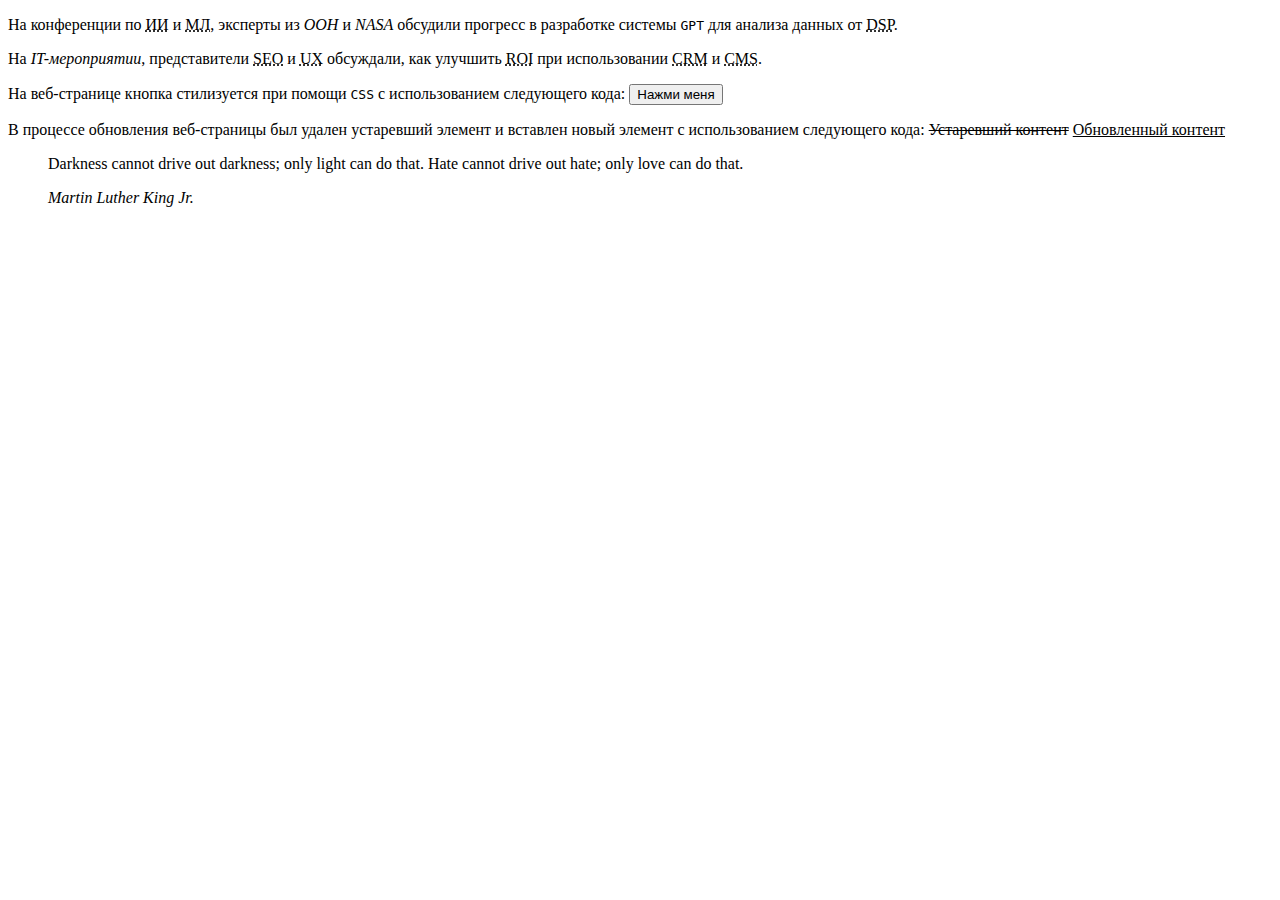
<file: 1/index.html>
<!DOCTYPE html>
<html lang="en">
<head>
    <meta charset="UTF-8">
    <meta name="viewport" content="width=device-width, initial-scale=1.0">
    <title>Document</title>
</head>
<body>
    <p>
        На конференции по <abbr title="Искусственный Интеллект">ИИ</abbr> и <abbr title="Машинное Обучение">МЛ</abbr>, 
        эксперты из <cite>ООН</cite> и <cite>NASA</cite> обсудили прогресс в разработке системы <code>GPT</code> для анализа данных от <abbr title="Digital Signal Processor">DSP</abbr>.
      </p>
      
      <p>
        На <cite>IT-мероприятии</cite>, представители <abbr title="Search Engine Optimization">SEO</abbr> и <abbr title="User Experience">UX</abbr> обсуждали, как улучшить <abbr title="Return on Investment">ROI</abbr> при использовании <abbr title="Customer Relationship Management">CRM</abbr> и <abbr title="Content Management System">CMS</abbr>.
      </p>
      
      <p>
        На веб-странице кнопка стилизуется при помощи <code>CSS</code> с использованием следующего кода: 
        <button class="styled-button">Нажми меня</button>
      </p>
      
      <p>
        В процессе обновления веб-страницы был удален устаревший элемент и вставлен новый элемент с использованием следующего кода: 
        <del>Устаревший контент</del> <ins class="updated-content">Обновленный контент</ins>
      </p>
      
      <blockquote>
        <p>
          Darkness cannot drive out darkness; only light can do that. Hate cannot drive out hate; only love can do that.
        </p>
        <footer>
          <cite>Martin Luther King Jr.</cite>
        </footer>
      </blockquote>
</body>
</html>
</file>
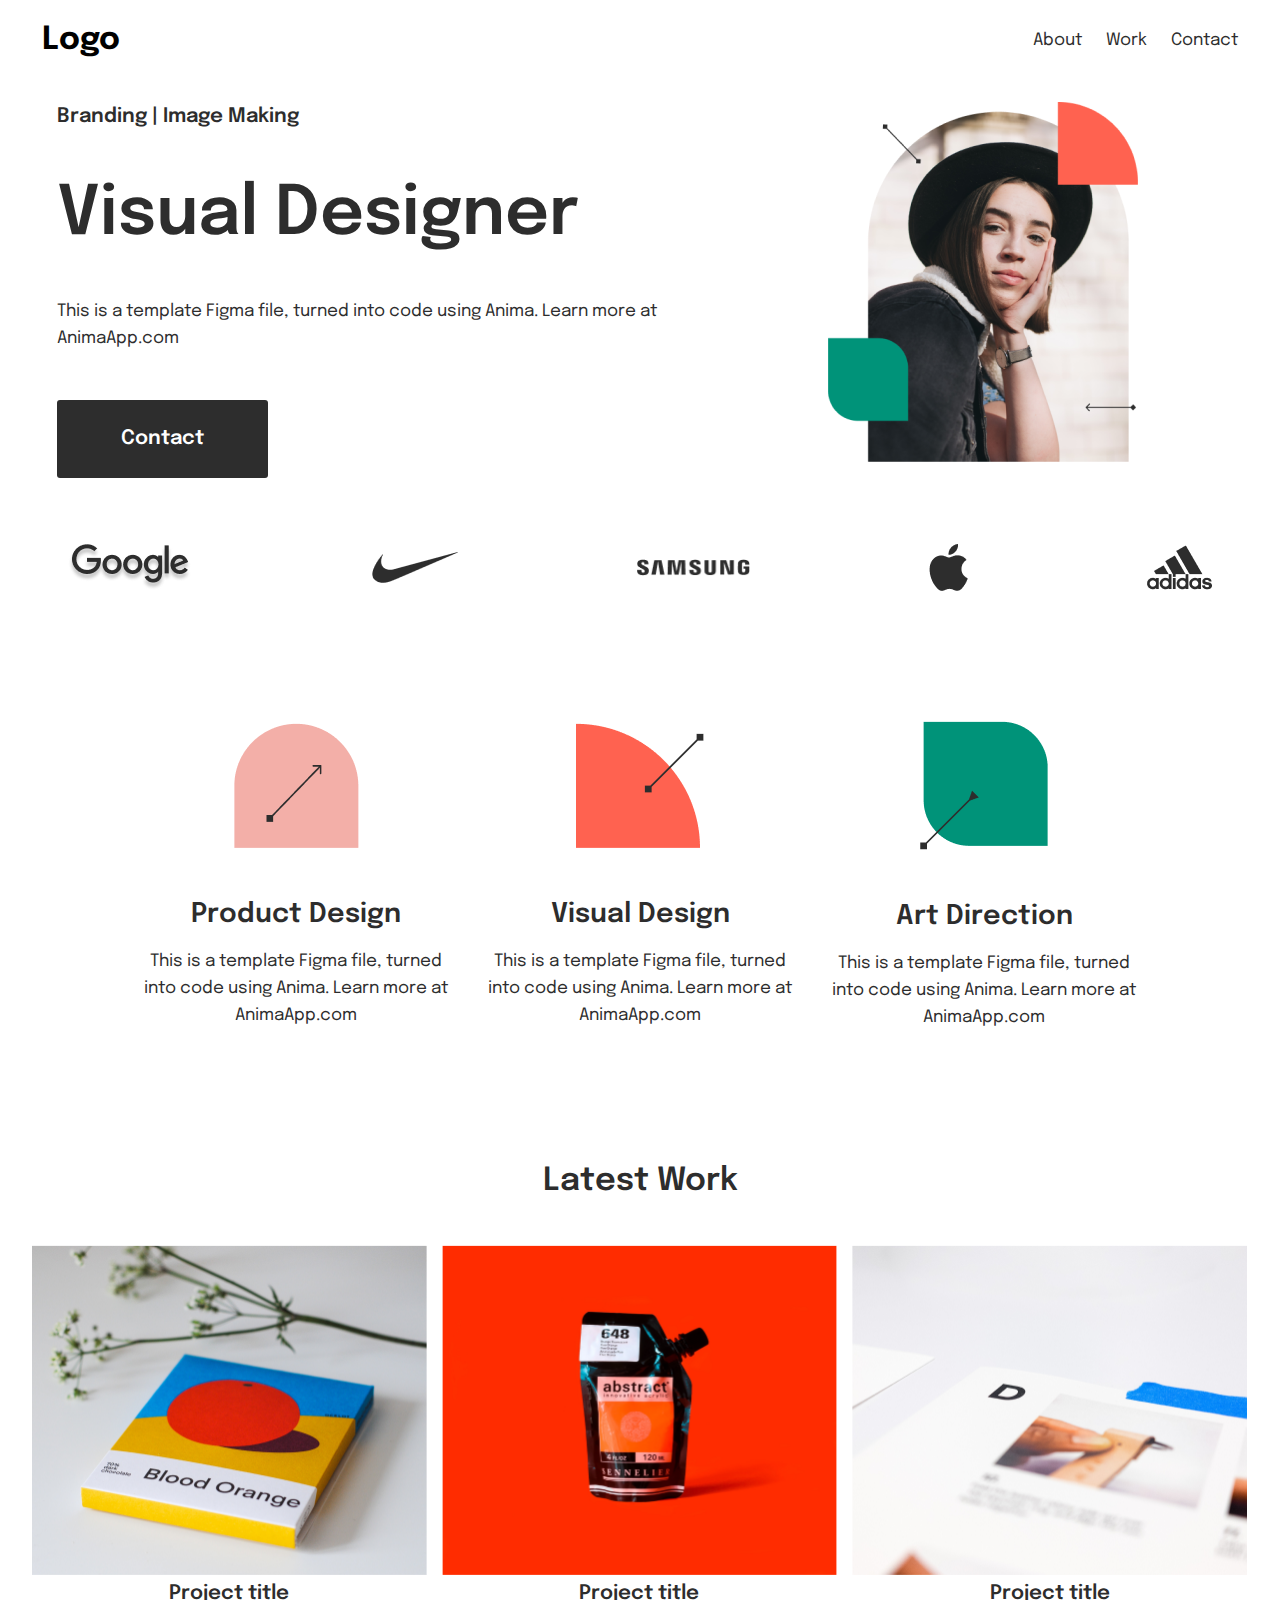
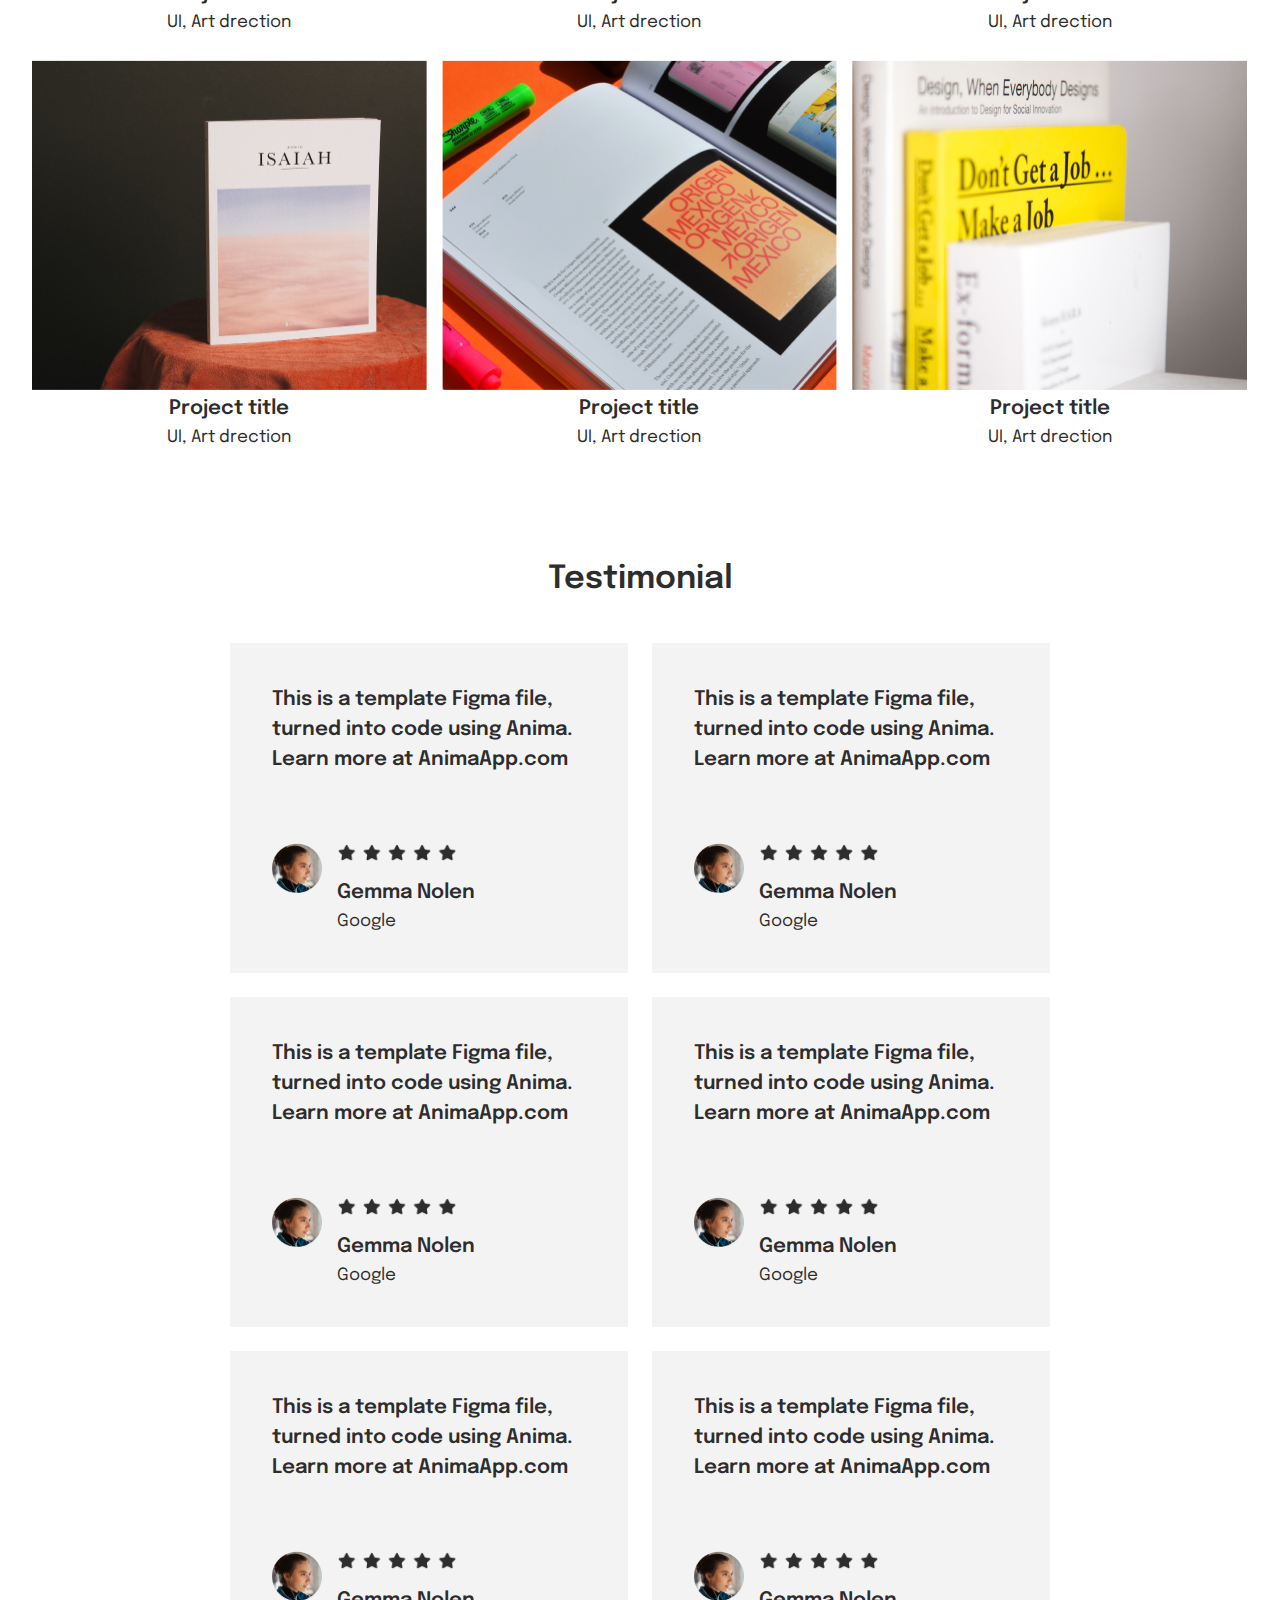
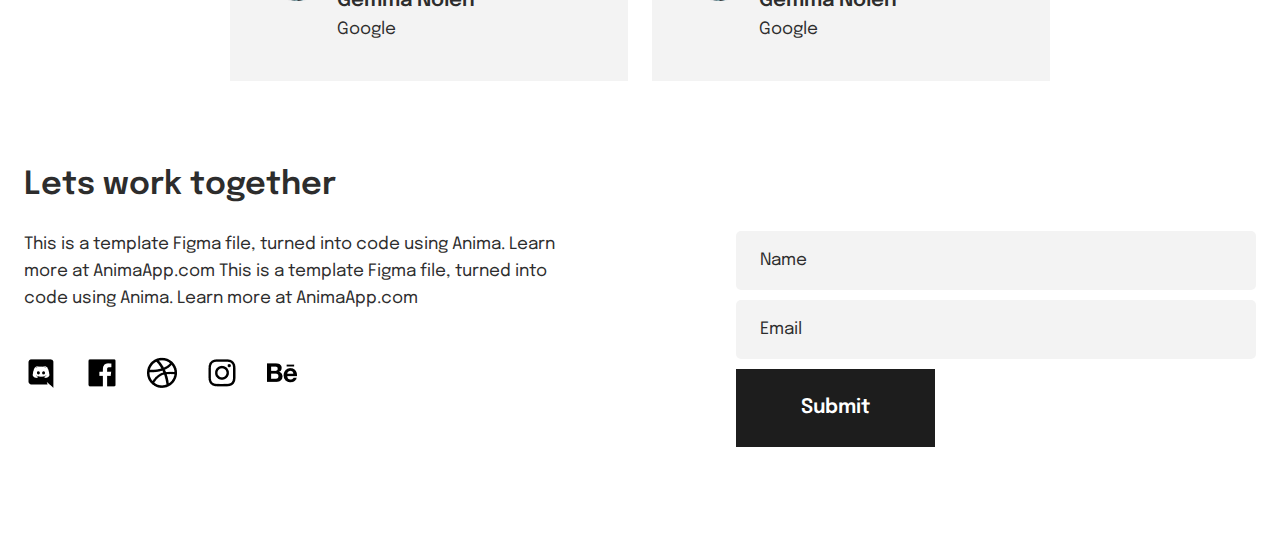
<file: Portfolio Template Full Finished/index.html>
<!DOCTYPE html>
<html lang="en">
  <head>
    <meta charset="UTF-8" />
    <meta name="viewport" content="width=device-width, initial-scale=1.0" />
    <title>Portfolio Template</title>
    <link rel="stylesheet" href="./src/css/style.css" />
  </head>
  <body>
    <header class="header">
      <div class="container">
        <nav class="nav">
          <div class="nav-logo">
            <h1>Logo</h1>
          </div>
          <ul class="nav-list">
            <li class="nav-list-item">
              <a href="#" class="nav-list-link">About</a>
            </li>
            <li class="nav-list-item">
              <a href="#" class="nav-list-link">Work</a>
            </li>
            <li class="nav-list-item">
              <a href="#" class="nav-list-link">Contact</a>
            </li>
          </ul>
        </nav>
      </div>
    </header>

    <!--Main Content-->

    <main>
      <section class="header-section">
        <div class="header-content">
          <div class="header-left-content">
            <h3>Branding | Image Making</h3>
            <h1>Visual Designer</h1>
            <p>
              This is a template Figma file, turned into code using Anima. Learn
              more at AnimaApp.com
            </p>
            <button class="header-button">Contact</button>
          </div>
          <div class="header-image">
            <img src="./src/img/HeaderImage 1.png" alt="Hero Image" />
          </div>
        </div>
      </section>

      <!--Logo Bar Section-->

      <section class="logo-section">
        <div class="logo-bar">
          <img src="./src/img/google.png" alt="google" />
          <img class="nike" src="./src/img/image 1 (Traced).png" alt="nike" />
          <img
            class="samsung"
            src="./src/img/image 5 (Traced).png"
            alt="samsung"
          />
          <img src="./src/img/image 2 (Traced).png" alt="apple" />
          <img src="./src/img/image 7 (Traced).png" alt="adidas" />
        </div>
      </section>

      <!--Skills Section-->

      <section class="skills-section">
        <div class="skills-section-content">
          <div class="skills-box">
            <div class="skill-img">
              <img src="./src/img/Skills Card 1.png" alt="" />
            </div>
            <div class="skills-title">
              <h3>Product Design</h3>
              <p>
                This is a template Figma file, turned into code using Anima.
                Learn more at AnimaApp.com
              </p>
            </div>
          </div>
          <div class="skills-box">
            <div class="skill-img">
              <img src="./src/img/Skills Card2.png" alt="" />
            </div>
            <div class="skills-title">
              <h3>Visual Design</h3>
              <p>
                This is a template Figma file, turned into code using Anima.
                Learn more at AnimaApp.com
              </p>
            </div>
          </div>
          <div class="skills-box">
            <div class="skill-img">
              <img src="./src/img/Skills Card 3.png" alt="" />
            </div>
            <div class="skills-title">
              <h3>Art Direction</h3>
              <p>
                This is a template Figma file, turned into code using Anima.
                Learn more at AnimaApp.com
              </p>
            </div>
          </div>
        </div>
      </section>

      <!--Latest Work Section-->

      <section class="latest-work-section">
        <div class="latest-work-title">
          <h2>Latest Work</h2>
        </div>
        <div class="latest-work-content">
          <div class="work-card">
            <div class="work-card-img">
              <img src="./src/img/1.png" alt="" />
            </div>
            <div class="work-card-title">
              <h3>Project title</h3>
              <p>UI, Art drection</p>
            </div>
          </div>
          <div class="work-card">
            <div class="work-card-img">
              <img src="./src/img/2.png" alt="" />
            </div>
            <div class="work-card-title">
              <h3>Project title</h3>
              <p>UI, Art drection</p>
            </div>
          </div>
          <div class="work-card">
            <div class="work-card-img">
              <img src="./src/img/3.png" alt="" />
            </div>
            <div class="work-card-title">
              <h3>Project title</h3>
              <p>UI, Art drection</p>
            </div>
          </div>
          <div class="work-card">
            <div class="work-card-img">
              <img src="./src/img/4.png" alt="" />
            </div>
            <div class="work-card-title">
              <h3>Project title</h3>
              <p>UI, Art drection</p>
            </div>
          </div>
          <div class="work-card">
            <div class="work-card-img">
              <img src="./src/img/5.png" alt="" />
            </div>
            <div class="work-card-title">
              <h3>Project title</h3>
              <p>UI, Art drection</p>
            </div>
          </div>
          <div class="work-card">
            <div class="work-card-img">
              <img src="./src/img/6.png" alt="" />
            </div>
            <div class="work-card-title">
              <h3>Project title</h3>
              <p>UI, Art drection</p>
            </div>
          </div>
        </div>
      </section>

      <!--Testimonial section-->

      <section class="testimonial-section">
        <div class="testimonial-text">
          <h2>Testimonial</h2>
        </div>
        <div class="tl-cards-section">
          <div class="tl-card">
            <p class="card-title">
              This is a template Figma file, turned into code using Anima. Learn
              more at AnimaApp.com
            </p>
            <div class="client-img-info">
              <img src="./src/img/client.png" alt="client" />
              <div class="client-info-stars">
                <img src="./src/img/Stars.png" alt="rating" />
                <div class="client-info-text">
                  <div class="client-name">Gemma Nolen</div>
                  <div class="client-company">Google</div>
                </div>
              </div>
            </div>
          </div>
          <div class="tl-card">
            <p class="card-title">
              This is a template Figma file, turned into code using Anima. Learn
              more at AnimaApp.com
            </p>
            <div class="client-img-info">
              <img src="./src/img/client.png" alt="client" />
              <div class="client-info-stars">
                <img src="./src/img/Stars.png" alt="rating" />
                <div class="client-info-text">
                  <div class="client-name">Gemma Nolen</div>
                  <div class="client-company">Google</div>
                </div>
              </div>
            </div>
          </div>
          <div class="tl-card">
            <p class="card-title">
              This is a template Figma file, turned into code using Anima. Learn
              more at AnimaApp.com
            </p>
            <div class="client-img-info">
              <img src="./src/img/client.png" alt="client" />
              <div class="client-info-stars">
                <img src="./src/img/Stars.png" alt="rating" />
                <div class="client-info-text">
                  <div class="client-name">Gemma Nolen</div>
                  <div class="client-company">Google</div>
                </div>
              </div>
            </div>
          </div>
          <div class="tl-card">
            <p class="card-title">
              This is a template Figma file, turned into code using Anima. Learn
              more at AnimaApp.com
            </p>
            <div class="client-img-info">
              <img src="./src/img/client.png" alt="client" />
              <div class="client-info-stars">
                <img src="./src/img/Stars.png" alt="rating" />
                <div class="client-info-text">
                  <div class="client-name">Gemma Nolen</div>
                  <div class="client-company">Google</div>
                </div>
              </div>
            </div>
          </div>
          <div class="tl-card">
            <p class="card-title">
              This is a template Figma file, turned into code using Anima. Learn
              more at AnimaApp.com
            </p>
            <div class="client-img-info">
              <img src="./src/img/client.png" alt="client" />
              <div class="client-info-stars">
                <img src="./src/img/Stars.png" alt="rating" />
                <div class="client-info-text">
                  <div class="client-name">Gemma Nolen</div>
                  <div class="client-company">Google</div>
                </div>
              </div>
            </div>
          </div>
          <div class="tl-card">
            <p class="card-title">
              This is a template Figma file, turned into code using Anima. Learn
              more at AnimaApp.com
            </p>
            <div class="client-img-info">
              <img src="./src/img/client.png" alt="client" />
              <div class="client-info-stars">
                <img src="./src/img/Stars.png" alt="rating" />
                <div class="client-info-text">
                  <div class="client-name">Gemma Nolen</div>
                  <div class="client-company">Google</div>
                </div>
              </div>
            </div>
          </div>
        </div>
      </section>
    </main>

    <footer>
      <section class="contact-section">
        <div class="contact-title">
          <h2>Lets work together</h2>
        </div>
        <div class="contact-content">
          <div class="contact-left-info">
            <div class="left-info-text">
              <p>
                This is a template Figma file, turned into code using Anima. Learn
                more at AnimaApp.com This is a template Figma file, turned into
                code using Anima. Learn more at AnimaApp.com
              </p>
            </div>
            <div class="left-info-img">
              <img src="./src/img/Social Links.png" alt="socials">
            </div>
          </div>
          <div class="contact-right-info">
            <form action="">
              <input type="text" placeholder="Name"/>
              <input type="email" placeholder="Email"/>
              <button type="button" class="submit-btn">Submit</button>
            </form>
          </div>
        </div>
      </section>
    </footer>
  </body>
</html>
</file>
<file: Portfolio Template Full Finished/src/css/style.css>
@import url("https://fonts.googleapis.com/css2?family=Epilogue:wght@400;600&display=swap");

* {
  margin: 0;
  padding: 0;
  box-sizing: border-box;
  font-family: "Epilogue", sans-serif;
  text-decoration: none;
  list-style: none;
}

.container {
  width: 100%;
  padding: 24px 42px;
}

/*Header*/

.header {
  width: 100%;
  height: 78px;
}

.nav {
  display: flex;
  justify-content: space-between;
  align-items: center;
}

.nav-list {
  display: flex;
  column-gap: 24px;
}

.nav-list-link {
  font-family: "Epilogue";
  font-size: 17px;
  font-style: normal;
  font-weight: 400;
  line-height: 27px;
  color: #2d2d2d;
  transition: all 0.2s ease;
}

/*Header section*/

.header-section {
  display: flex;
  width: 100%;
  justify-content: center;
  padding: 24px 42px;
}

.header-content {
  width: 1320px;
  display: flex;
  padding: 0 15px;
}

.header-left-content {
  width: 80%;
  display: flex;
  flex-direction: column;
  align-items: start;
  gap: 48px;
}

.header-left-content {
  display: flex;
  flex-direction: column;
  align-items: start;
}

.header-left-content > h3 {
  font-family: "Epilogue";
  font-size: 20px;
  font-style: normal;
  font-weight: 600;
  line-height: 30px;
  color: #2d2d2d;
}

.header-left-content > h1 {
  font-family: "Epilogue";
  font-size: 68px;
  font-style: normal;
  font-weight: 600;
  line-height: normal;
  color: #2d2d2d;
}

.header-left-content > p {
  width: 620px;
  height: 54px;
  font-family: "Epilogue";
  font-size: 17px;
  font-style: normal;
  font-weight: 400;
  line-height: 27px;
  color: #2d2d2d;
}

.header-button {
  width: 211px;
  height: 78px;
  padding: 24px 64px;
  background-color: #2d2d2d;
  border-radius: 3px;
  display: flex;
  justify-content: center;
  align-items: center;
  gap: 10px;
  color: #fff;
  border: none;
  font-family: "Epilogue";
  font-style: normal;
  line-height: 30px;
  font-weight: 600;
  font-size: 20px;
  cursor: pointer;
  transition: all 0.2s ease;
}

.header-image {
  height: 320px;
}

.header-image img {
  width: 480px;
  height: 360px;
}

/*Logo Bar Section*/

.logo-section {
  width: 100%;
  display: flex;
  justify-content: center;
  padding: 42px 68px;
}

.logo-bar {
  width: 1300px;
  display: flex;
  justify-content: space-between;
  align-items: center;
}

.nike {
  width: 86.425px;
  height: 30.741px;
}

.samsung {
  width: 113.111px;
  height: 17.406px;
}

/*Skills section*/

.skills-section {
  display: flex;
  width: 100%;
  justify-content: center;
  padding: 24px 42px;
}

.skills-section-content {
  width: 100%;
  display: flex;
  justify-content: center;
  padding: 0 15px;
  gap: 24px;
}

.skills-box {
  display: flex;
  width: 320px;
  padding: 64px 42px;
  flex-direction: column;
  justify-content: center;
  align-items: center;
  gap: 42px;
}

.skills-title {
  display: flex;
  flex-direction: column;
  align-items: center;
  gap: 12px;
  align-self: stretch;
}

.skills-title > h3 {
  color: #2d2d2d;
  font-family: "Epilogue";
  font-size: 27px;
  font-style: normal;
  font-weight: 600;
  line-height: 42px;
}

.skills-title > p {
  width: 310px;
  height: 81px;
  color: #2d2d2d;
  text-align: center;
  font-family: "Epilogue";
  font-size: 17px;
  font-style: normal;
  font-weight: 400;
  line-height: 27px;
}

/*Latest Work section*/

.latest-work-section {
  width: 100%;
  padding: 42px 24px;
}

.latest-work-title {
  width: 100%;
  display: flex;
  justify-content: center;
  align-items: center;
  margin-bottom: 42px;
}

.latest-work-title > h2 {
  color: #2d2d2d;
  font-family: "Epilogue";
  font-size: 32px;
  font-style: normal;
  font-weight: 600;
  line-height: 42px;
}

.latest-work-content {
  width: 100%;
  display: flex;
  flex-wrap: wrap;
  align-items: center;
  text-align: center;
}

.work-card {
  width: 33.3%;
  margin-bottom: 24px;
  display: flex;
  flex-direction: column;
}

.work-card-img img {
  width: 395px;
  height: 330px;
}

.work-card-title > h3 {
  color: #2d2d2d;
  font-family: "Epilogue";
  font-size: 20px;
  font-style: normal;
  font-weight: 600;
  line-height: 30px;
}

.work-card-title > p {
  color: #2d2d2d;
  font-family: "Epilogue";
  font-size: 17px;
  font-style: normal;
  font-weight: 400;
  line-height: 27px;
}

/*Testimonial section*/

.testimonial-section {
  width: 100%;
  display: flex;
  flex-direction: column;
  align-items: center;
  gap: 42px;
  padding: 42px 24px;
  background-color: #fff;
}

.testimonial-text > h2 {
  color: #2d2d2d;
  font-family: "Epilogue";
  font-size: 32px;
  font-style: normal;
  font-weight: 600;
  line-height: 42px;
}

.tl-cards-section {
  width: 100%;
  display: flex;
  flex-wrap: wrap;
  align-items: flex-start;
  justify-content: center;
  gap: 24px 24px;
}

.tl-card {
  display: flex;
  flex-direction: column;
  justify-content: space-between;
  align-items: flex-start;
  text-align: center;
  width: 32.3%;
  height: 330px;
  gap: 68px;
  padding: 42px;
  background-color: #f3f3f3;
}

.card-title {
  width: 310px;
  height: 90px;
  text-align: start;
  color: #2d2d2d;
  font-family: "Epilogue";
  font-size: 20px;
  font-style: normal;
  font-weight: 600;
  line-height: 30px;
}

.client-img-info {
  display: flex;
  gap: 15px;
}

.client-img-info img {
  width: 50px;
  height: 50px;
}

.client-info-stars {
  text-align: start;
}

.client-info-stars img {
  width: 120px;
  height: 20px;
}

.client-info-text {
  width: 244px;
  text-align: start;
  margin-top: 11px;
}

.client-name {
  color: #2d2d2d;
  font-family: "Epilogue";
  font-size: 20px;
  font-style: normal;
  font-weight: 600;
  line-height: 30px;
}

.client-company {
  color: #2d2d2d;
  font-family: "Epilogue";
  font-size: 17px;
  font-style: normal;
  font-weight: 400;
  line-height: 27px;
}

/*Footer*/

.contact-section {
  width: 100%;
  display: flex;
  flex-direction: column;
  align-items: flex-start;
  gap: 24px;
  padding: 42px 24px 86px 24px;
  background-color: #fff;
}

.contact-content {
  width: 100%;
  display: flex;
  justify-content: space-between;
}

.contact-title > h2 {
  color: #2d2d2d;
  font-family: "Epilogue";
  font-size: 32px;
  font-style: normal;
  font-weight: 600;
  line-height: 42px;
}

.contact-left-info {
  width: 570px;
  height: 159px;
}

.left-info-text {
  width: 570px;
  height: 81px;
  margin-bottom: 42px;
}

.left-info-text > p {
  color: #2d2d2d;
  font-family: "Epilogue";
  font-size: 17px;
  font-style: normal;
  font-weight: 400;
  line-height: 27px;
}

.left-info-img {
  width: 570px;
  height: 36px;
}

.contact-right-info {
  width: 520px;
  height: 232px;
}

form {
  display: flex;
  flex-direction: column;
  gap: 10px;
}

input {
  width: 520px;
  height: 59px;
  padding: 16px 24px;
  background: #f3f3f3;
  gap: 10px;
  border: transparent;
  border-radius: 5px;
}

.submit-btn {
  width: 199px;
  height: 78px;
  padding: 24px 64px;
  align-items: center;
  text-align: center;
  background-color: #1d1d1d;
  border: none;
  color: #fff;
  text-align: center;
  font-family: "Epilogue";
  font-size: 20px;
  font-style: normal;
  font-weight: 600;
  line-height: 30px;
}


input::placeholder {
  color: #2D2D2D;

font-family: "Epilogue";
font-size: 17px;
font-style: normal;
font-weight: 400;
line-height: 27px;
}

/*Hovers*/

.header-button:hover {
  background-color: #1d1d1d;
  transition: all 0.2s ease;
}

.nav-list-link:hover {
  color: #ff6250;
  transition: all 0.2s ease;
}
</file>
